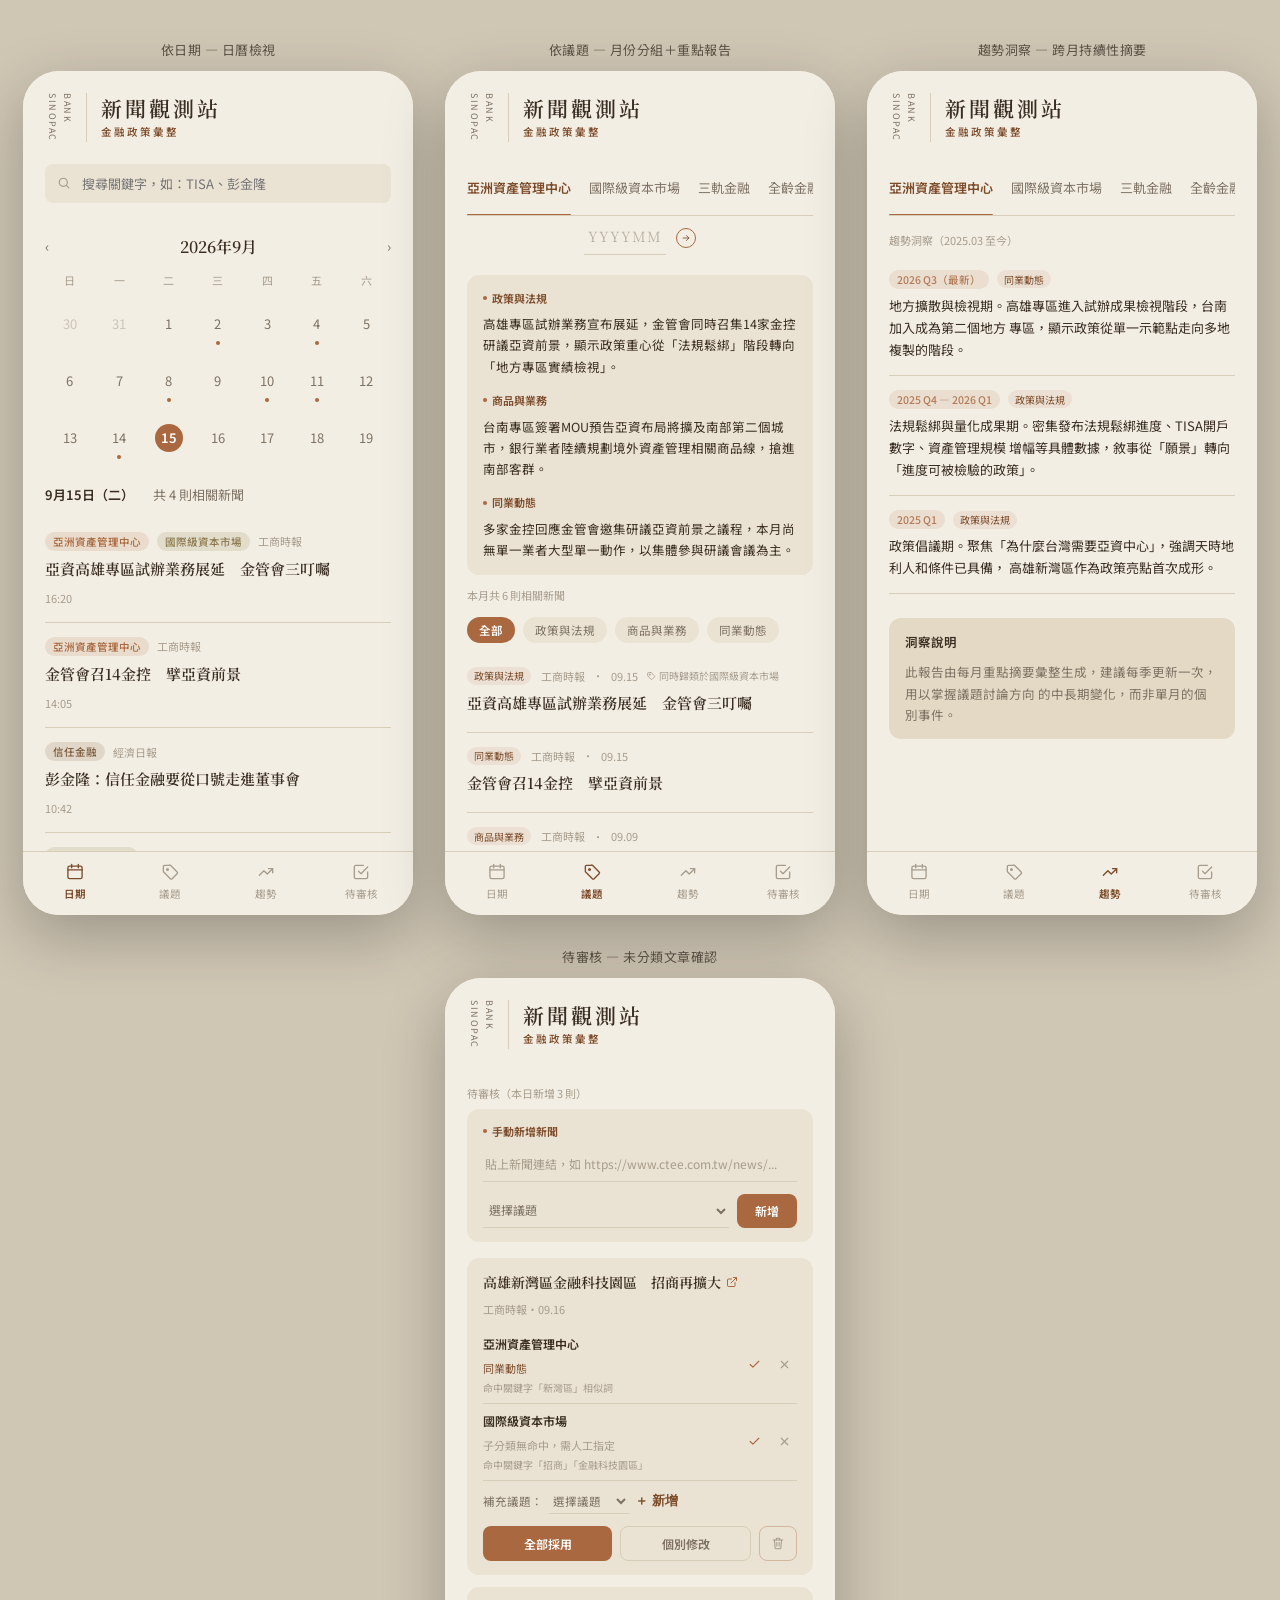
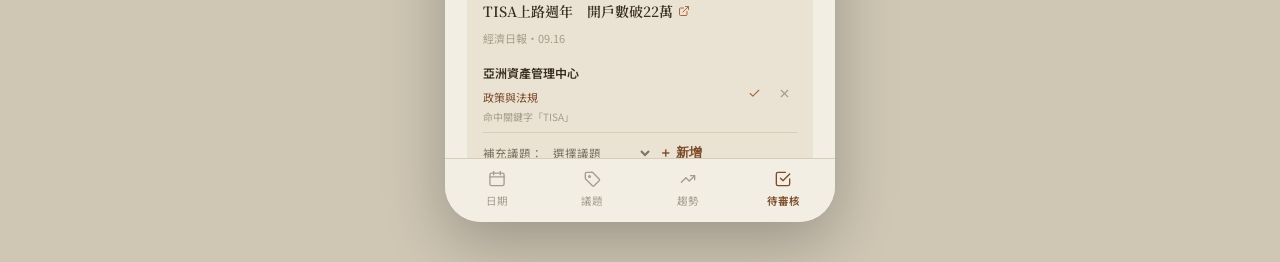
<file: index.html>
<!DOCTYPE html>
<html lang="zh-Hant">
<head>
<meta charset="UTF-8">
<title>金融政策新聞儀表板 — 設計預覽</title>
<style>
  @import url('https://fonts.googleapis.com/css2?family=Noto+Serif+TC:wght@500;600&family=Noto+Sans+TC:wght@400;500;600&display=swap');

  :root{
    --bg-page: #F3EEE4;       /* 米杏色主背景 */
    --bg-panel: #EAE2D2;      /* 淺沙色次要區塊 */
    --bg-panel-deep: #E3D9C4; /* 稍深沙色，用於待確認區塊 */
    --accent: #A9683F;        /* 赭褐強調色 */
    --accent-deep: #7C4B2A;   /* 深赭褐，用於選中狀態文字 */
    --text-main: #3A2E22;     /* espresso 炭褐 */
    --text-sub: #7D7263;      /* 次要文字 */
    --text-muted: #A69C8C;    /* 弱化文字 */
    --divider: #D8CDB8;       /* 暖灰分隔線 */

    --topic-1: #A9683F; /* 亞洲資產管理中心 */
    --topic-2: #8C7A4E; /* 國際級資本市場 */
    --topic-3: #B08968; /* 三軌金融 */
    --topic-4: #9C7350; /* 全齡金融 */
    --topic-5: #7C5C3E; /* 信任金融 */
    --topic-6: #C08552; /* 金融大回饋 */
  }

  * { box-sizing: border-box; }
  body {
    margin: 0;
    background: #cfc6b4;
    font-family: 'Noto Sans TC', sans-serif;
    padding: 40px 20px;
    display: flex;
    gap: 32px;
    justify-content: center;
    flex-wrap: wrap;
  }

  .phone {
    width: 390px;
    height: 844px;
    background: var(--bg-page);
    border-radius: 36px;
    overflow: hidden;
    position: relative;
    box-shadow: 0 20px 60px rgba(0,0,0,0.25);
    display: flex;
    flex-direction: column;
  }

  .phone-label {
    text-align: center;
    color: #5c5346;
    font-size: 13px;
    margin-bottom: 12px;
    font-family: 'Noto Sans TC', sans-serif;
    letter-spacing: 0.5px;
  }
  .phone-wrap { display: flex; flex-direction: column; align-items: center; }

  /* ---------- Header ---------- */
  .header {
    padding: 22px 22px 14px;
    background: var(--bg-page);
  }

  /* ===== 站名標題：直式小標＋橫排大標 ===== */
  .brand-c { margin-bottom: 22px; display: flex; align-items: center; gap: 14px; }
  .brand-c .vert {
    writing-mode: vertical-rl;
    font-size: 9px;
    color: var(--text-sub);
    letter-spacing: 1.5px;
    line-height: 1.6;
    border-right: 1px solid var(--divider);
    padding-right: 12px;
    display: flex;
    align-items: center;
    justify-content: center;
  }
  .brand-c .name {
    font-family: 'Noto Serif TC', serif;
    font-size: 21px;
    font-weight: 600;
    color: var(--text-main);
    letter-spacing: 3px;
    line-height: 1.2;
    margin: 0;
    white-space: nowrap;
  }
  .brand-c .name em {
    display: block;
    font-style: normal;
    font-size: 10.5px;
    color: var(--accent-deep);
    letter-spacing: 2px;
    font-family: 'Noto Sans TC', sans-serif;
    font-weight: 500;
    margin-top: 5px;
  }

  .variant-label {
    text-align: center;
    font-size: 11px;
    color: #8a7f6c;
    margin: 0 0 10px;
    letter-spacing: 1px;
  }

  /* ---------- Bottom view switch (nav) ---------- */
  .bottom-nav {
    display: flex;
    justify-content: space-around;
    padding: 10px 4px 14px;
    border-top: 0.5px solid var(--divider);
    background: var(--bg-page);
  }
  .nav-item { text-align:center; font-size: 10.5px; color: var(--text-muted); flex: 1; }
  .nav-icon { display:block; margin: 0 auto 4px; }
  .nav-icon svg { width: 20px; height: 20px; display: block; margin: 0 auto; }
  .nav-item.active { color: var(--accent-deep); font-weight: 600; }

  /* search */
  .search-bar {
    display: flex;
    align-items: center;
    gap: 8px;
    background: var(--bg-panel);
    border-radius: 8px;
    padding: 9px 12px;
    margin-bottom: 18px;
  }
  .search-bar input {
    border: none;
    background: transparent;
    font-size: 13px;
    color: var(--text-sub);
    outline: none;
    width: 100%;
    font-family: 'Noto Sans TC', sans-serif;
  }
  .search-icon { color: var(--text-muted); display:flex; }
  .search-icon svg { width: 15px; height: 15px; }

  .content { padding: 0 22px 22px; overflow-y: auto; flex: 1; }

  /* ---------- Calendar ---------- */
  .cal-nav {
    display: flex;
    align-items: center;
    justify-content: space-between;
    margin-bottom: 14px;
  }
  .cal-month {
    font-family: 'Noto Serif TC', serif;
    font-size: 16px;
    font-weight: 600;
    color: var(--text-main);
  }
  .cal-arrow { color: var(--text-sub); font-size: 14px; }

  .cal-grid {
    display: grid;
    grid-template-columns: repeat(7, 1fr);
    row-gap: 10px;
    margin-bottom: 20px;
  }
  .cal-dow {
    text-align: center;
    font-size: 11px;
    color: var(--text-muted);
    padding-bottom: 6px;
  }
  .cal-day {
    text-align: center;
    font-size: 13px;
    color: var(--text-sub);
    position: relative;
    padding: 6px 0;
    display: flex;
    flex-direction: column;
    align-items: center;
  }
  .cal-day.dim { color: var(--text-muted); opacity: 0.5; }
  .cal-day .num { display: flex; align-items:center; justify-content:center; width: 28px; height: 28px; border-radius: 50%; margin: 0 auto; }
  .cal-day .dot {
    width: 4px; height: 4px;
    border-radius: 50%;
    background: var(--accent);
    margin: 3px auto 0;
    visibility: hidden;
  }
  .cal-day.has-news .dot { visibility: visible; }
  .cal-day.selected .num {
    background: var(--accent);
    color: #fff;
    font-weight: 600;
  }
  .cal-day.selected .dot { visibility: hidden; }

  .selected-date-label {
    font-size: 13px;
    color: var(--text-sub);
    margin: 4px 0 14px;
    display: flex;
    align-items: center;
    gap: 6px;
  }
  .selected-date-label b { color: var(--text-main); font-weight: 600; }

  /* ---------- News list ---------- */
  .news-item {
    padding: 14px 0;
    border-bottom: 0.5px solid var(--divider);
  }
  .news-item:last-child { border-bottom: none; }
  .news-meta {
    display: flex;
    align-items: center;
    flex-wrap: wrap;
    gap: 6px 8px;
    margin-bottom: 6px;
  }
  .tag {
    font-size: 10.5px;
    padding: 2px 8px;
    border-radius: 20px;
    font-weight: 500;
    white-space: nowrap;
  }
  .news-source { font-size: 11px; color: var(--text-muted); }
  .news-dot { color: var(--text-muted); font-size: 10px; }
  .news-title {
    font-family: 'Noto Serif TC', serif;
    font-size: 15px;
    font-weight: 600;
    color: var(--text-main);
    line-height: 1.55;
    margin: 0 0 4px;
    text-decoration: none;
    display: block;
  }
  .news-time { font-size: 11px; color: var(--text-muted); }

  /* topic tag colors */
  .t1 { background: rgba(169,104,63,0.14); color: var(--topic-1); }
  .t2 { background: rgba(140,122,78,0.16); color: var(--topic-2); }
  .t3 { background: rgba(176,137,104,0.18); color: #8c5a35; }
  .t4 { background: rgba(156,115,80,0.16); color: var(--topic-4); }
  .t5 { background: rgba(124,92,62,0.16); color: var(--topic-5); }
  .t6 { background: rgba(192,133,82,0.16); color: #a8642f; }

  /* ---------- Topic tabs (screen 2) ---------- */
  .topic-tabs {
    display: flex;
    gap: 18px;
    overflow-x: auto;
    padding-bottom: 10px;
    margin-bottom: 16px;
    border-bottom: 0.5px solid var(--divider);
  }
  .topic-tab {
    font-size: 13px;
    color: var(--text-sub);
    white-space: nowrap;
    padding-bottom: 8px;
    position: relative;
    flex-shrink: 0;
  }
  .topic-tab.active {
    color: var(--accent-deep);
    font-weight: 600;
  }
  .topic-tab.active::after {
    content:'';
    position:absolute;
    bottom:-11px; left:0; right:0;
    height:2px;
    background: var(--accent);
    border-radius: 2px;
  }

  .section-label {
    font-size: 11px;
    color: var(--text-muted);
    margin: 18px 0 8px;
  }

  .manual-add {
    background: var(--bg-panel);
    border-radius: 12px;
    padding: 14px 16px;
    margin-bottom: 16px;
  }
  .manual-add .ma-label {
    font-size: 11px;
    color: var(--accent-deep);
    font-weight: 600;
    margin: 0 0 10px;
    display: flex;
    align-items: center;
    gap: 5px;
  }
  .manual-add .ma-label::before {
    content: '';
    width: 4px; height: 4px;
    border-radius: 50%;
    background: var(--accent);
  }
  .ma-url-input {
    width: 100%;
    box-sizing: border-box;
    border: none;
    border-bottom: 1px solid var(--divider);
    background: transparent;
    outline: none;
    font-family: 'Noto Sans TC', sans-serif;
    font-size: 12px;
    color: var(--text-main);
    padding: 6px 2px 9px;
    margin-bottom: 12px;
  }
  .ma-url-input::placeholder { color: var(--text-muted); }
  .ma-row {
    display: flex;
    gap: 8px;
  }
  .ma-topic-select {
    flex: 1;
    border: none;
    border-bottom: 1px solid var(--divider);
    background: transparent;
    outline: none;
    font-family: 'Noto Sans TC', sans-serif;
    font-size: 12px;
    color: var(--text-sub);
    padding: 6px 2px 8px;
  }
  .ma-submit {
    border: none;
    background: var(--accent);
    color: #fff;
    font-size: 12px;
    font-weight: 600;
    font-family: 'Noto Sans TC', sans-serif;
    border-radius: 8px;
    padding: 0 18px;
    flex-shrink: 0;
  }

  /* pending review block */
  .review-mode-banner {
    background: var(--bg-panel-deep);
    border-radius: 10px;
    padding: 12px 14px;
    margin-bottom: 16px;
  }
  .review-mode-banner .banner-top {
    display: flex;
    align-items: center;
    justify-content: space-between;
    font-size: 11px;
    color: var(--text-sub);
    line-height: 1.6;
  }
  .review-mode-banner .banner-top b { color: var(--accent-deep); }
  .banner-toggle {
    display: flex;
    align-items: center;
    gap: 4px;
    font-size: 10.5px;
    color: var(--accent-deep);
    font-weight: 600;
    flex-shrink: 0;
    margin-left: 10px;
  }
  .banner-toggle svg { width: 11px; height: 11px; }
  .accuracy-detail {
    margin-top: 12px;
    padding-top: 12px;
    border-top: 0.5px solid var(--divider);
  }
  .accuracy-row {
    display: flex;
    align-items: center;
    gap: 10px;
    margin-bottom: 10px;
  }
  .accuracy-row:last-child { margin-bottom: 0; }
  .accuracy-row .topic-name {
    font-size: 11px;
    color: var(--text-main);
    width: 76px;
    flex-shrink: 0;
    line-height: 1.4;
  }
  .accuracy-bar-track {
    flex: 1;
    height: 5px;
    background: rgba(169,104,63,0.14);
    border-radius: 3px;
    overflow: hidden;
  }
  .accuracy-bar-fill {
    height: 100%;
    background: var(--accent);
    border-radius: 3px;
  }
  .accuracy-pct {
    font-size: 11px;
    font-weight: 600;
    color: var(--accent-deep);
    width: 34px;
    flex-shrink: 0;
    text-align: right;
  }
  .accuracy-note {
    font-size: 10.5px;
    color: var(--text-muted);
    margin-top: 10px;
    line-height: 1.6;
  }
  .coverage-block {
    background: var(--bg-panel);
    border-radius: 12px;
    padding: 14px 16px;
    margin-bottom: 16px;
  }
  .coverage-block .cv-label {
    font-size: 11px;
    color: var(--accent-deep);
    font-weight: 600;
    margin: 0 0 10px;
    display: flex;
    align-items: center;
    gap: 5px;
  }
  .coverage-block .cv-label::before {
    content: '';
    width: 4px; height: 4px;
    border-radius: 50%;
    background: var(--accent);
  }
  .cv-stat-row {
    display: flex;
    justify-content: space-between;
    align-items: baseline;
    margin-bottom: 8px;
  }
  .cv-stat-row .cv-name {
    font-size: 12px;
    color: var(--text-main);
  }
  .cv-stat-row .cv-value {
    font-size: 12px;
    font-weight: 600;
    color: var(--text-main);
  }
  .cv-stat-row .cv-value em {
    font-style: normal;
    color: var(--accent-deep);
  }
  .cv-note {
    font-size: 10.5px;
    color: var(--text-muted);
    margin-top: 10px;
    line-height: 1.6;
  }
  .review-card {
    background: var(--bg-panel);
    border-radius: 12px;
    padding: 14px 16px;
    margin-bottom: 12px;
  }
  .review-card .rt {
    font-family: 'Noto Serif TC', serif;
    font-size: 14px;
    font-weight: 600;
    color: var(--text-main);
    line-height: 1.5;
    display: flex;
    align-items: flex-start;
    gap: 5px;
    margin-bottom: 8px;
    text-decoration: none;
  }
  .review-card .rt svg {
    width: 12px; height: 12px;
    flex-shrink: 0;
    margin-top: 4px;
    color: var(--accent);
  }
  .review-card .src {
    font-size: 11px;
    color: var(--text-muted);
    display: block;
    margin-bottom: 10px;
  }
  .topic-suggest-list {
    margin-bottom: 12px;
  }
  .topic-suggest-row {
    display: flex;
    align-items: center;
    gap: 8px;
    padding: 8px 0;
    border-bottom: 0.5px solid var(--divider);
  }
  .topic-suggest-row:last-child { border-bottom: none; }
  .ts-info {
    flex: 1;
    min-width: 0;
  }
  .ts-topic {
    font-size: 12px;
    font-weight: 600;
    color: var(--text-main);
    display: block;
    margin-bottom: 2px;
  }
  .ts-sub {
    font-size: 11px;
    color: var(--accent-deep);
  }
  .ts-sub.none { color: var(--text-muted); }
  .ts-reason {
    font-size: 10px;
    color: var(--text-muted);
    display: block;
    margin-top: 2px;
  }
  .ts-actions {
    display: flex;
    gap: 4px;
    flex-shrink: 0;
  }
  .ts-actions button {
    border: none;
    background: transparent;
    width: 26px; height: 26px;
    border-radius: 6px;
    display: flex;
    align-items: center;
    justify-content: center;
    color: var(--text-muted);
  }
  .ts-actions button svg { width: 13px; height: 13px; }
  .ts-actions .ts-accept { color: var(--accent); }
  .ts-actions .ts-remove:hover { color: var(--accent-deep); }
  .add-topic-row {
    display: flex;
    align-items: center;
    gap: 6px;
    padding-top: 8px;
    font-size: 11.5px;
    color: var(--text-sub);
  }
  .add-topic-row select {
    border: none;
    border-bottom: 1px solid var(--divider);
    background: transparent;
    outline: none;
    font-family: 'Noto Sans TC', sans-serif;
    font-size: 11.5px;
    color: var(--text-sub);
    padding: 3px 0;
  }
  .add-topic-row .add-btn {
    color: var(--accent-deep);
    font-weight: 600;
    border: none;
    background: transparent;
    padding: 0;
  }
  .review-actions {
    display: flex;
    gap: 8px;
  }
  .review-actions button {
    flex: 1;
    border: none;
    border-radius: 8px;
    padding: 8px 0;
    font-size: 12px;
    font-weight: 600;
    font-family: 'Noto Sans TC', sans-serif;
  }
  .review-actions .approve {
    background: var(--accent);
    color: #fff;
  }
  .review-actions .edit {
    background: transparent;
    border: 1px solid var(--divider);
    color: var(--text-sub);
  }
  .review-actions .delete {
    background: transparent;
    border: 1px solid rgba(169,104,63,0.35);
    color: var(--text-muted);
    flex: 0 0 auto;
    width: 38px;
    display: flex;
    align-items: center;
    justify-content: center;
    padding: 0;
  }
  .review-actions .delete svg { width: 14px; height: 14px; }
  .confirm-delete {
    display: flex;
    align-items: center;
    gap: 10px;
    background: rgba(169,104,63,0.08);
    border: 1px solid rgba(169,104,63,0.3);
    border-radius: 8px;
    padding: 8px 10px;
  }
  .confirm-delete .cd-text {
    font-size: 11.5px;
    color: var(--text-main);
    flex: 1;
  }
  .confirm-delete .cd-btns {
    display: flex;
    gap: 6px;
    flex-shrink: 0;
  }
  .confirm-delete button {
    border: none;
    border-radius: 6px;
    font-size: 11px;
    font-weight: 600;
    font-family: 'Noto Sans TC', sans-serif;
    padding: 6px 12px;
  }
  .confirm-delete .cd-yes {
    background: var(--accent-deep);
    color: #fff;
  }
  .confirm-delete .cd-no {
    background: transparent;
    border: 1px solid var(--divider);
    color: var(--text-sub);
  }
  .review-block {
    background: var(--bg-panel-deep);
    border-radius: 12px;
    padding: 14px 16px;
    margin-top: 20px;
  }
  .review-title {
    font-size: 12.5px;
    font-weight: 600;
    color: var(--text-main);
    margin: 0 0 10px;
    display: flex;
    align-items: center;
    gap: 6px;
  }
  .review-item {
    font-size: 12.5px;
    color: var(--text-sub);
    padding: 8px 0;
    border-bottom: 0.5px solid var(--divider);
  }
  .review-item:last-child { border: none; padding-bottom: 0; }
  .review-item .rt { color: var(--text-main); display:block; margin-bottom:3px; }
  .review-item .suggest { font-size: 11px; color: var(--accent-deep); }

  /* ---------- Topic view: month grouping ---------- */
  .topic-tabs {
    display: flex;
    gap: 18px;
    overflow-x: auto;
    padding-bottom: 10px;
    margin-bottom: 6px;
    border-bottom: 0.5px solid var(--divider);
  }
  .topic-tab {
    font-size: 13px;
    color: var(--text-sub);
    white-space: nowrap;
    padding-bottom: 8px;
    position: relative;
    flex-shrink: 0;
  }
  .topic-tab.active {
    color: var(--accent-deep);
    font-weight: 600;
  }
  .topic-tab.active::after {
    content:'';
    position:absolute;
    bottom:-11px; left:0; right:0;
    height:2px;
    background: var(--accent);
    border-radius: 2px;
  }

  .month-picker {
    display: flex;
    align-items: center;
    justify-content: center;
    margin: 4px 0 20px;
  }
  .month-input-wrap {
    display: flex;
    align-items: center;
    gap: 10px;
  }
  .month-input-wrap input {
    border: none;
    border-bottom: 1px solid var(--divider);
    background: transparent;
    outline: none;
    font-family: 'Noto Serif TC', serif;
    font-size: 14px;
    font-weight: 600;
    color: var(--text-main);
    width: 82px;
    text-align: center;
    letter-spacing: 1.5px;
    padding: 4px 2px 8px;
  }
  .month-input-wrap input::placeholder {
    color: var(--text-muted);
    font-weight: 400;
    letter-spacing: 1px;
    opacity: 0.7;
  }
  .month-input-wrap .go {
    color: var(--accent-deep);
    width: 20px; height: 20px;
    border-radius: 50%;
    border: 1px solid var(--accent);
    display: flex;
    align-items: center;
    justify-content: center;
    flex-shrink: 0;
  }
  .month-input-wrap .go svg { width: 10px; height: 10px; }
  .month-report {
    background: var(--bg-panel);
    border-radius: 12px;
    padding: 14px 16px;
    margin-bottom: 12px;
  }
  .month-report .subreport { margin-bottom: 14px; }
  .month-report .subreport:last-child { margin-bottom: 0; }
  .month-report .rlabel {
    font-size: 11px;
    color: var(--accent-deep);
    font-weight: 600;
    margin: 0 0 6px;
    display: flex;
    align-items: center;
    gap: 5px;
  }
  .month-report .rlabel::before {
    content: '';
    width: 4px; height: 4px;
    border-radius: 50%;
    background: var(--accent);
  }
  .month-report p {
    font-size: 12.5px;
    line-height: 1.7;
    color: var(--text-main);
    margin: 0;
  }
  .subcat-filter {
    display: flex;
    gap: 8px;
    margin: 14px 0 10px;
  }
  .subcat-chip {
    font-size: 11.5px;
    padding: 5px 12px;
    border-radius: 20px;
    color: var(--text-sub);
    background: var(--bg-panel);
  }
  .subcat-chip.active {
    background: var(--accent);
    color: #fff;
    font-weight: 600;
  }
  .subcat-label {
    font-size: 10px;
    color: var(--accent-deep);
    background: rgba(169,104,63,0.10);
    padding: 1.5px 7px;
    border-radius: 10px;
    margin-right: 2px;
  }
  .cross-topic-tag {
    font-size: 10px;
    color: var(--text-muted);
    display: inline-flex;
    align-items: center;
    gap: 3px;
  }
  .cross-topic-tag svg { width: 10px; height: 10px; }
  .month-count {
    font-size: 11px;
    color: var(--text-muted);
    margin: 8px 0 4px;
  }
</style>
</head>
<body>

<div class="phone-wrap">
  <div class="phone-label">依日期 — 日曆檢視</div>
  <div class="phone">
    <div class="header">
      <div class="brand-c">
        <span class="vert">BANK<br>SINOPAC</span>
        <p class="name">新聞觀測站<em>金融政策彙整</em></p>
      </div>
      <div class="search-bar">
        <span class="search-icon"><svg viewBox="0 0 24 24" fill="none" stroke="currentColor" stroke-width="1.8" stroke-linecap="round" stroke-linejoin="round"><circle cx="10" cy="10" r="6.5"/><line x1="19" y1="19" x2="14.7" y2="14.7"/></svg></span>
        <input placeholder="搜尋關鍵字，如：TISA、彭金隆" disabled>
      </div>
    </div>
    <div class="content">
      <div class="cal-nav">
        <span class="cal-arrow">‹</span>
        <span class="cal-month">2026年9月</span>
        <span class="cal-arrow">›</span>
      </div>
      <div class="cal-grid">
        <div class="cal-dow">日</div><div class="cal-dow">一</div><div class="cal-dow">二</div>
        <div class="cal-dow">三</div><div class="cal-dow">四</div><div class="cal-dow">五</div><div class="cal-dow">六</div>

        <div class="cal-day dim"><span class="num">30</span><span class="dot"></span></div>
        <div class="cal-day dim"><span class="num">31</span><span class="dot"></span></div>
        <div class="cal-day"><span class="num">1</span><span class="dot"></span></div>
        <div class="cal-day has-news"><span class="num">2</span><span class="dot"></span></div>
        <div class="cal-day"><span class="num">3</span><span class="dot"></span></div>
        <div class="cal-day has-news"><span class="num">4</span><span class="dot"></span></div>
        <div class="cal-day"><span class="num">5</span><span class="dot"></span></div>

        <div class="cal-day"><span class="num">6</span><span class="dot"></span></div>
        <div class="cal-day"><span class="num">7</span><span class="dot"></span></div>
        <div class="cal-day has-news"><span class="num">8</span><span class="dot"></span></div>
        <div class="cal-day"><span class="num">9</span><span class="dot"></span></div>
        <div class="cal-day has-news"><span class="num">10</span><span class="dot"></span></div>
        <div class="cal-day has-news"><span class="num">11</span><span class="dot"></span></div>
        <div class="cal-day"><span class="num">12</span><span class="dot"></span></div>

        <div class="cal-day"><span class="num">13</span><span class="dot"></span></div>
        <div class="cal-day has-news"><span class="num">14</span><span class="dot"></span></div>
        <div class="cal-day selected has-news"><span class="num">15</span><span class="dot"></span></div>
        <div class="cal-day"><span class="num">16</span><span class="dot"></span></div>
        <div class="cal-day"><span class="num">17</span><span class="dot"></span></div>
        <div class="cal-day"><span class="num">18</span><span class="dot"></span></div>
        <div class="cal-day"><span class="num">19</span><span class="dot"></span></div>
      </div>

      <div class="selected-date-label"><b>9月15日（二）</b>　共 4 則相關新聞</div>

      <div class="news-item">
        <div class="news-meta">
          <span class="tag t1">亞洲資產管理中心</span>
          <span class="tag t2">國際級資本市場</span>
          <span class="news-source">工商時報</span>
        </div>
        <a class="news-title" href="#">亞資高雄專區試辦業務展延　金管會三叮囑</a>
        <span class="news-time">16:20</span>
      </div>

      <div class="news-item">
        <div class="news-meta">
          <span class="tag t1">亞洲資產管理中心</span>
          <span class="news-source">工商時報</span>
        </div>
        <a class="news-title" href="#">金管會召14金控　擘亞資前景</a>
        <span class="news-time">14:05</span>
      </div>

      <div class="news-item">
        <div class="news-meta">
          <span class="tag t5">信任金融</span>
          <span class="news-source">經濟日報</span>
        </div>
        <a class="news-title" href="#">彭金隆：信任金融要從口號走進董事會</a>
        <span class="news-time">10:42</span>
      </div>

      <div class="news-item">
        <div class="news-meta">
          <span class="tag t2">國際級資本市場</span>
          <span class="news-source">工商時報</span>
        </div>
        <a class="news-title" href="#">亞洲掛牌首站　東方匯理進軍台灣ETF</a>
        <span class="news-time">09:15</span>
      </div>

    </div>
    <div class="bottom-nav">
      <div class="nav-item active"><span class="nav-icon"><svg viewBox="0 0 24 24" fill="none" stroke="currentColor" stroke-width="1.6" stroke-linecap="round" stroke-linejoin="round"><rect x="3.5" y="5" width="17" height="15" rx="2"/><line x1="3.5" y1="9.5" x2="20.5" y2="9.5"/><line x1="8" y1="3" x2="8" y2="7"/><line x1="16" y1="3" x2="16" y2="7"/></svg></span>日期</div>
      <div class="nav-item"><span class="nav-icon"><svg viewBox="0 0 24 24" fill="none" stroke="currentColor" stroke-width="1.6" stroke-linecap="round" stroke-linejoin="round"><path d="M11 4h-5.5a1.5 1.5 0 0 0 -1.5 1.5v5.5c0 .4 .15 .78 .44 1.06l8 8c.58 .58 1.53 .58 2.12 0l6-6c.58 -.58 .58 -1.53 0 -2.12l-8 -8c-.28 -.28 -.66 -.44 -1.06 -.44z"/><circle cx="9" cy="9" r="1"/></svg></span>議題</div>
      <div class="nav-item"><span class="nav-icon"><svg viewBox="0 0 24 24" fill="none" stroke="currentColor" stroke-width="1.6" stroke-linecap="round" stroke-linejoin="round"><polyline points="4 16 9.5 10.5 13.5 14.5 20 8"/><polyline points="15 8 20 8 20 13"/></svg></span>趨勢</div>
      <div class="nav-item"><span class="nav-icon"><svg viewBox="0 0 24 24" fill="none" stroke="currentColor" stroke-width="1.6" stroke-linecap="round" stroke-linejoin="round"><path d="M9 11l3 3l8 -8"/><path d="M20 12v6a2 2 0 0 1 -2 2h-12a2 2 0 0 1 -2 -2v-12a2 2 0 0 1 2 -2h9"/></svg></span>待審核</div>
    </div>
  </div>
</div>

<div class="phone-wrap">
  <div class="phone-label">依議題 — 月份分組＋重點報告</div>
  <div class="phone">
    <div class="header">
      <div class="brand-c">
        <span class="vert">BANK<br>SINOPAC</span>
        <p class="name">新聞觀測站<em>金融政策彙整</em></p>
      </div>
    </div>
    <div class="content">
      <div class="topic-tabs">
        <span class="topic-tab active">亞洲資產管理中心</span>
        <span class="topic-tab">國際級資本市場</span>
        <span class="topic-tab">三軌金融</span>
        <span class="topic-tab">全齡金融</span>
        <span class="topic-tab">信任金融</span>
        <span class="topic-tab">金融大回饋</span>
      </div>

      <div class="month-picker">
        <div class="month-input-wrap">
          <input type="text" placeholder="YYYYMM" maxlength="6" inputmode="numeric">
          <span class="go"><svg viewBox="0 0 24 24" fill="none" stroke="currentColor" stroke-width="2" stroke-linecap="round" stroke-linejoin="round"><line x1="5" y1="12" x2="19" y2="12"/><polyline points="13 6 19 12 13 18"/></svg></span>
        </div>
      </div>

      <div class="month-block">
        <div class="month-report">
          <div class="subreport">
            <p class="rlabel">政策與法規</p>
            <p>高雄專區試辦業務宣布展延，金管會同時召集14家金控研議亞資前景，顯示政策重心從「法規鬆綁」階段轉向「地方專區實績檢視」。</p>
          </div>
          <div class="subreport">
            <p class="rlabel">商品與業務</p>
            <p>台南專區簽署MOU預告亞資布局將擴及南部第二個城市，銀行業者陸續規劃境外資產管理相關商品線，搶進南部客群。</p>
          </div>
          <div class="subreport">
            <p class="rlabel">同業動態</p>
            <p>多家金控回應金管會邀集研議亞資前景之議程，本月尚無單一業者大型單一動作，以集體參與研議會議為主。</p>
          </div>
        </div>
        <div class="month-count">本月共 6 則相關新聞</div>

        <div class="subcat-filter">
          <span class="subcat-chip active">全部</span>
          <span class="subcat-chip">政策與法規</span>
          <span class="subcat-chip">商品與業務</span>
          <span class="subcat-chip">同業動態</span>
        </div>

        <div class="news-item">
          <div class="news-meta">
            <span class="subcat-label">政策與法規</span>
            <span class="news-source">工商時報</span>
            <span class="news-dot">·</span>
            <span class="news-source">09.15</span>
            <span class="cross-topic-tag"><svg viewBox="0 0 24 24" fill="none" stroke="currentColor" stroke-width="2" stroke-linecap="round" stroke-linejoin="round"><path d="M11 4h-5.5a1.5 1.5 0 0 0 -1.5 1.5v5.5c0 .4 .15 .78 .44 1.06l8 8c.58 .58 1.53 .58 2.12 0l6-6c.58 -.58 .58 -1.53 0 -2.12l-8 -8c-.28 -.28 -.66 -.44 -1.06 -.44z"/><circle cx="9" cy="9" r="1"/></svg>同時歸類於國際級資本市場</span>
          </div>
          <a class="news-title" href="#">亞資高雄專區試辦業務展延　金管會三叮囑</a>
        </div>

        <div class="news-item">
          <div class="news-meta">
            <span class="subcat-label">同業動態</span>
            <span class="news-source">工商時報</span>
            <span class="news-dot">·</span>
            <span class="news-source">09.15</span>
          </div>
          <a class="news-title" href="#">金管會召14金控　擘亞資前景</a>
        </div>

        <div class="news-item">
          <div class="news-meta">
            <span class="subcat-label">商品與業務</span>
            <span class="news-source">工商時報</span>
            <span class="news-dot">·</span>
            <span class="news-source">09.09</span>
          </div>
          <a class="news-title" href="#">獨家》亞資中心台南專區二大牛肉曝光！9/17南市府與金融業簽MOU</a>
        </div>
      </div>

    </div>
    <div class="bottom-nav">
      <div class="nav-item"><span class="nav-icon"><svg viewBox="0 0 24 24" fill="none" stroke="currentColor" stroke-width="1.6" stroke-linecap="round" stroke-linejoin="round"><rect x="3.5" y="5" width="17" height="15" rx="2"/><line x1="3.5" y1="9.5" x2="20.5" y2="9.5"/><line x1="8" y1="3" x2="8" y2="7"/><line x1="16" y1="3" x2="16" y2="7"/></svg></span>日期</div>
      <div class="nav-item active"><span class="nav-icon"><svg viewBox="0 0 24 24" fill="none" stroke="currentColor" stroke-width="1.6" stroke-linecap="round" stroke-linejoin="round"><path d="M11 4h-5.5a1.5 1.5 0 0 0 -1.5 1.5v5.5c0 .4 .15 .78 .44 1.06l8 8c.58 .58 1.53 .58 2.12 0l6-6c.58 -.58 .58 -1.53 0 -2.12l-8 -8c-.28 -.28 -.66 -.44 -1.06 -.44z"/><circle cx="9" cy="9" r="1"/></svg></span>議題</div>
      <div class="nav-item"><span class="nav-icon"><svg viewBox="0 0 24 24" fill="none" stroke="currentColor" stroke-width="1.6" stroke-linecap="round" stroke-linejoin="round"><polyline points="4 16 9.5 10.5 13.5 14.5 20 8"/><polyline points="15 8 20 8 20 13"/></svg></span>趨勢</div>
      <div class="nav-item"><span class="nav-icon"><svg viewBox="0 0 24 24" fill="none" stroke="currentColor" stroke-width="1.6" stroke-linecap="round" stroke-linejoin="round"><path d="M9 11l3 3l8 -8"/><path d="M20 12v6a2 2 0 0 1 -2 2h-12a2 2 0 0 1 -2 -2v-12a2 2 0 0 1 2 -2h9"/></svg></span>待審核</div>
    </div>
  </div>
</div>

<div class="phone-wrap">
  <div class="phone-label">趨勢洞察 — 跨月持續性摘要</div>
  <div class="phone">
    <div class="header">
      <div class="brand-c">
        <span class="vert">BANK<br>SINOPAC</span>
        <p class="name">新聞觀測站<em>金融政策彙整</em></p>
      </div>
    </div>
    <div class="content">
      <div class="topic-tabs">
        <span class="topic-tab active">亞洲資產管理中心</span>
        <span class="topic-tab">國際級資本市場</span>
        <span class="topic-tab">三軌金融</span>
        <span class="topic-tab">全齡金融</span>
        <span class="topic-tab">信任金融</span>
        <span class="topic-tab">金融大回饋</span>
      </div>

      <div class="section-label" style="margin-top:16px;">趨勢洞察（2025.03 至今）</div>

      <div class="news-item">
        <div class="news-meta">
          <span class="tag t1" style="opacity:.85">2026 Q3（最新）</span>
          <span class="subcat-label">同業動態</span>
        </div>
        <p style="font-size:13px; line-height:1.7; color:var(--text-main); margin:0;">
          地方擴散與檢視期。高雄專區進入試辦成果檢視階段，台南加入成為第二個地方
          專區，顯示政策從單一示範點走向多地複製的階段。
        </p>
      </div>

      <div class="news-item">
        <div class="news-meta">
          <span class="tag t1" style="opacity:.85">2025 Q4 — 2026 Q1</span>
          <span class="subcat-label">政策與法規</span>
        </div>
        <p style="font-size:13px; line-height:1.7; color:var(--text-main); margin:0;">
          法規鬆綁與量化成果期。密集發布法規鬆綁進度、TISA開戶數字、資產管理規模
          增幅等具體數據，敘事從「願景」轉向「進度可被檢驗的政策」。
        </p>
      </div>

      <div class="news-item">
        <div class="news-meta">
          <span class="tag t1" style="opacity:.85">2025 Q1</span>
          <span class="subcat-label">政策與法規</span>
        </div>
        <p style="font-size:13px; line-height:1.7; color:var(--text-main); margin:0;">
          政策倡議期。聚焦「為什麼台灣需要亞資中心」，強調天時地利人和條件已具備，
          高雄新灣區作為政策亮點首次成形。
        </p>
      </div>

      <div class="review-block" style="margin-top:24px;">
        <p class="review-title">洞察說明</p>
        <p style="font-size:12.5px; line-height:1.7; color:var(--text-sub); margin:0;">
          此報告由每月重點摘要彙整生成，建議每季更新一次，用以掌握議題討論方向
          的中長期變化，而非單月的個別事件。
        </p>
      </div>

    </div>
    <div class="bottom-nav">
      <div class="nav-item"><span class="nav-icon"><svg viewBox="0 0 24 24" fill="none" stroke="currentColor" stroke-width="1.6" stroke-linecap="round" stroke-linejoin="round"><rect x="3.5" y="5" width="17" height="15" rx="2"/><line x1="3.5" y1="9.5" x2="20.5" y2="9.5"/><line x1="8" y1="3" x2="8" y2="7"/><line x1="16" y1="3" x2="16" y2="7"/></svg></span>日期</div>
      <div class="nav-item"><span class="nav-icon"><svg viewBox="0 0 24 24" fill="none" stroke="currentColor" stroke-width="1.6" stroke-linecap="round" stroke-linejoin="round"><path d="M11 4h-5.5a1.5 1.5 0 0 0 -1.5 1.5v5.5c0 .4 .15 .78 .44 1.06l8 8c.58 .58 1.53 .58 2.12 0l6-6c.58 -.58 .58 -1.53 0 -2.12l-8 -8c-.28 -.28 -.66 -.44 -1.06 -.44z"/><circle cx="9" cy="9" r="1"/></svg></span>議題</div>
      <div class="nav-item active"><span class="nav-icon"><svg viewBox="0 0 24 24" fill="none" stroke="currentColor" stroke-width="1.6" stroke-linecap="round" stroke-linejoin="round"><polyline points="4 16 9.5 10.5 13.5 14.5 20 8"/><polyline points="15 8 20 8 20 13"/></svg></span>趨勢</div>
      <div class="nav-item"><span class="nav-icon"><svg viewBox="0 0 24 24" fill="none" stroke="currentColor" stroke-width="1.6" stroke-linecap="round" stroke-linejoin="round"><path d="M9 11l3 3l8 -8"/><path d="M20 12v6a2 2 0 0 1 -2 2h-12a2 2 0 0 1 -2 -2v-12a2 2 0 0 1 2 -2h9"/></svg></span>待審核</div>
    </div>
  </div>
</div>

<div class="phone-wrap">
  <div class="phone-label">待審核 — 未分類文章確認</div>
  <div class="phone">
    <div class="header">
      <div class="brand-c">
        <span class="vert">BANK<br>SINOPAC</span>
        <p class="name">新聞觀測站<em>金融政策彙整</em></p>
      </div>
    </div>
    <div class="content">
      <div class="section-label" style="margin-top:0;">待審核（本日新增 3 則）</div>

      <div class="manual-add">
        <p class="ma-label">手動新增新聞</p>
        <input class="ma-url-input" type="text" placeholder="貼上新聞連結，如 https://www.ctee.com.tw/news/...">
        <div class="ma-row">
          <select class="ma-topic-select">
            <option>選擇議題</option>
            <option>亞洲資產管理中心</option>
            <option>國際級資本市場</option>
            <option>三軌金融</option>
            <option>全齡金融</option>
            <option>信任金融</option>
            <option>金融大回饋</option>
          </select>
          <button class="ma-submit">新增</button>
        </div>
      </div>

      <div class="review-card">
        <a class="rt" href="#" target="_blank"><span>高雄新灣區金融科技園區　招商再擴大</span><svg viewBox="0 0 24 24" fill="none" stroke="currentColor" stroke-width="2" stroke-linecap="round" stroke-linejoin="round"><path d="M18 13v6a2 2 0 0 1 -2 2H5a2 2 0 0 1 -2 -2V8a2 2 0 0 1 2 -2h6"/><polyline points="15 3 21 3 21 9"/><line x1="10" y1="14" x2="21" y2="3"/></svg></a>
        <span class="src">工商時報・09.16</span>
        <div class="topic-suggest-list">
          <div class="topic-suggest-row">
            <div class="ts-info">
              <span class="ts-topic">亞洲資產管理中心</span>
              <span class="ts-sub">同業動態</span>
              <span class="ts-reason">命中關鍵字「新灣區」相似詞</span>
            </div>
            <div class="ts-actions">
              <button class="ts-accept"><svg viewBox="0 0 24 24" fill="none" stroke="currentColor" stroke-width="2" stroke-linecap="round" stroke-linejoin="round"><polyline points="20 6 9 17 4 12"/></svg></button>
              <button class="ts-remove"><svg viewBox="0 0 24 24" fill="none" stroke="currentColor" stroke-width="2" stroke-linecap="round" stroke-linejoin="round"><line x1="6" y1="6" x2="18" y2="18"/><line x1="6" y1="18" x2="18" y2="6"/></svg></button>
            </div>
          </div>
          <div class="topic-suggest-row">
            <div class="ts-info">
              <span class="ts-topic">國際級資本市場</span>
              <span class="ts-sub none">子分類無命中，需人工指定</span>
              <span class="ts-reason">命中關鍵字「招商」「金融科技園區」</span>
            </div>
            <div class="ts-actions">
              <button class="ts-accept"><svg viewBox="0 0 24 24" fill="none" stroke="currentColor" stroke-width="2" stroke-linecap="round" stroke-linejoin="round"><polyline points="20 6 9 17 4 12"/></svg></button>
              <button class="ts-remove"><svg viewBox="0 0 24 24" fill="none" stroke="currentColor" stroke-width="2" stroke-linecap="round" stroke-linejoin="round"><line x1="6" y1="6" x2="18" y2="18"/><line x1="6" y1="18" x2="18" y2="6"/></svg></button>
            </div>
          </div>
          <div class="add-topic-row">
            <span>補充議題：</span>
            <select>
              <option>選擇議題</option>
              <option>三軌金融</option>
              <option>全齡金融</option>
              <option>信任金融</option>
              <option>金融大回饋</option>
            </select>
            <button class="add-btn">＋ 新增</button>
          </div>
        </div>
        <div class="review-actions">
          <button class="approve">全部採用</button>
          <button class="edit">個別修改</button>
          <button class="delete"><svg viewBox="0 0 24 24" fill="none" stroke="currentColor" stroke-width="1.8" stroke-linecap="round" stroke-linejoin="round"><line x1="4" y1="7" x2="20" y2="7"/><path d="M6 7l1 13a2 2 0 0 0 2 2h6a2 2 0 0 0 2 -2l1 -13"/><path d="M10 11l0 6"/><path d="M14 11l0 6"/><path d="M9 7l0 -2a1 1 0 0 1 1 -1h4a1 1 0 0 1 1 1l0 2"/></svg></button>
        </div>
      </div>

      <div class="review-card">
        <a class="rt" href="#" target="_blank"><span>TISA上路週年　開戶數破22萬</span><svg viewBox="0 0 24 24" fill="none" stroke="currentColor" stroke-width="2" stroke-linecap="round" stroke-linejoin="round"><path d="M18 13v6a2 2 0 0 1 -2 2H5a2 2 0 0 1 -2 -2V8a2 2 0 0 1 2 -2h6"/><polyline points="15 3 21 3 21 9"/><line x1="10" y1="14" x2="21" y2="3"/></svg></a>
        <span class="src">經濟日報・09.16</span>
        <div class="topic-suggest-list">
          <div class="topic-suggest-row">
            <div class="ts-info">
              <span class="ts-topic">亞洲資產管理中心</span>
              <span class="ts-sub">政策與法規</span>
              <span class="ts-reason">命中關鍵字「TISA」</span>
            </div>
            <div class="ts-actions">
              <button class="ts-accept"><svg viewBox="0 0 24 24" fill="none" stroke="currentColor" stroke-width="2" stroke-linecap="round" stroke-linejoin="round"><polyline points="20 6 9 17 4 12"/></svg></button>
              <button class="ts-remove"><svg viewBox="0 0 24 24" fill="none" stroke="currentColor" stroke-width="2" stroke-linecap="round" stroke-linejoin="round"><line x1="6" y1="6" x2="18" y2="18"/><line x1="6" y1="18" x2="18" y2="6"/></svg></button>
            </div>
          </div>
          <div class="add-topic-row">
            <span>補充議題：</span>
            <select>
              <option>選擇議題</option>
              <option>國際級資本市場</option>
              <option>三軌金融</option>
              <option>全齡金融</option>
              <option>信任金融</option>
              <option>金融大回饋</option>
            </select>
            <button class="add-btn">＋ 新增</button>
          </div>
        </div>
        <div class="review-actions">
          <button class="approve">全部採用</button>
          <button class="edit">個別修改</button>
          <button class="delete"><svg viewBox="0 0 24 24" fill="none" stroke="currentColor" stroke-width="1.8" stroke-linecap="round" stroke-linejoin="round"><line x1="4" y1="7" x2="20" y2="7"/><path d="M6 7l1 13a2 2 0 0 0 2 2h6a2 2 0 0 0 2 -2l1 -13"/><path d="M10 11l0 6"/><path d="M14 11l0 6"/><path d="M9 7l0 -2a1 1 0 0 1 1 -1h4a1 1 0 0 1 1 1l0 2"/></svg></button>
        </div>
      </div>

      <div class="review-card">
        <a class="rt" href="#" target="_blank"><span>金融科技創新園區　新一輪招商說明會登場</span><svg viewBox="0 0 24 24" fill="none" stroke="currentColor" stroke-width="2" stroke-linecap="round" stroke-linejoin="round"><path d="M18 13v6a2 2 0 0 1 -2 2H5a2 2 0 0 1 -2 -2V8a2 2 0 0 1 2 -2h6"/><polyline points="15 3 21 3 21 9"/><line x1="10" y1="14" x2="21" y2="3"/></svg></a>
        <span class="src">工商時報・09.15</span>
        <div class="topic-suggest-list">
          <p style="font-size:11.5px; color:var(--text-muted); margin:4px 0 10px;">規則無命中任何議題，需人工判斷分類</p>
          <div class="add-topic-row">
            <span>指定議題：</span>
            <select>
              <option>選擇議題</option>
              <option>亞洲資產管理中心</option>
              <option>國際級資本市場</option>
              <option>三軌金融</option>
              <option>全齡金融</option>
              <option>信任金融</option>
              <option>金融大回饋</option>
            </select>
            <button class="add-btn">＋ 新增</button>
          </div>
        </div>
        <div class="confirm-delete">
          <span class="cd-text">確定要刪除這則新聞嗎？此動作無法復原。</span>
          <div class="cd-btns">
            <button class="cd-no">取消</button>
            <button class="cd-yes">確定刪除</button>
          </div>
        </div>
      </div>
      <div class="review-mode-banner">
        <div class="banner-top">
          <span>目前為<b>全量人工審核期</b>，規則建議僅供參考，尚未自動上架。</span>
          <span class="banner-toggle">準確率統計<svg viewBox="0 0 24 24" fill="none" stroke="currentColor" stroke-width="2" stroke-linecap="round" stroke-linejoin="round"><polyline points="6 9 12 15 18 9"/></svg></span>
        </div>
        <div class="accuracy-detail">
          <div class="accuracy-row">
            <span class="topic-name">亞洲資產管理中心</span>
            <span class="accuracy-bar-track"><span class="accuracy-bar-fill" style="width:92%"></span></span>
            <span class="accuracy-pct">92%</span>
          </div>
          <div class="accuracy-row">
            <span class="topic-name">國際級資本市場</span>
            <span class="accuracy-bar-track"><span class="accuracy-bar-fill" style="width:78%"></span></span>
            <span class="accuracy-pct">78%</span>
          </div>
          <div class="accuracy-row">
            <span class="topic-name">三軌金融</span>
            <span class="accuracy-bar-track"><span class="accuracy-bar-fill" style="width:41%"></span></span>
            <span class="accuracy-pct">41%</span>
          </div>
          <div class="accuracy-row">
            <span class="topic-name">全齡金融</span>
            <span class="accuracy-bar-track"><span class="accuracy-bar-fill" style="width:85%"></span></span>
            <span class="accuracy-pct">85%</span>
          </div>
          <div class="accuracy-row">
            <span class="topic-name">信任金融</span>
            <span class="accuracy-bar-track"><span class="accuracy-bar-fill" style="width:63%"></span></span>
            <span class="accuracy-pct">63%</span>
          </div>
          <div class="accuracy-row">
            <span class="topic-name">金融大回饋</span>
            <span class="accuracy-bar-track"><span class="accuracy-bar-fill" style="width:55%"></span></span>
            <span class="accuracy-pct">55%</span>
          </div>
          <p class="accuracy-note">準確率＝人工審核時「採用規則建議」的比例（近30天）。建議單一議題連續穩定達 90% 以上時，可考慮切換該議題為自動分類。</p>
        </div>
      </div>

      <div class="coverage-block">
        <p class="cv-label">爬蟲涵蓋率</p>
        <div class="cv-stat-row">
          <span class="cv-name">近30天自動爬取</span>
          <span class="cv-value">142 則</span>
        </div>
        <div class="cv-stat-row">
          <span class="cv-name">手動新增（爬蟲漏抓）</span>
          <span class="cv-value"><em>7 則</em></span>
        </div>
        <div class="cv-stat-row">
          <span class="cv-name">涵蓋率</span>
          <span class="cv-value"><em>95.3%</em></span>
        </div>
        <p class="cv-note">涵蓋率＝自動爬取則數 ÷（自動爬取＋手動新增）。手動新增的新聞會標記來源網站與關鍵字，用以檢視爬蟲是否有系統性漏抓的類型。</p>
      </div>

    </div>
    <div class="bottom-nav">
      <div class="nav-item"><span class="nav-icon"><svg viewBox="0 0 24 24" fill="none" stroke="currentColor" stroke-width="1.6" stroke-linecap="round" stroke-linejoin="round"><rect x="3.5" y="5" width="17" height="15" rx="2"/><line x1="3.5" y1="9.5" x2="20.5" y2="9.5"/><line x1="8" y1="3" x2="8" y2="7"/><line x1="16" y1="3" x2="16" y2="7"/></svg></span>日期</div>
      <div class="nav-item"><span class="nav-icon"><svg viewBox="0 0 24 24" fill="none" stroke="currentColor" stroke-width="1.6" stroke-linecap="round" stroke-linejoin="round"><path d="M11 4h-5.5a1.5 1.5 0 0 0 -1.5 1.5v5.5c0 .4 .15 .78 .44 1.06l8 8c.58 .58 1.53 .58 2.12 0l6-6c.58 -.58 .58 -1.53 0 -2.12l-8 -8c-.28 -.28 -.66 -.44 -1.06 -.44z"/><circle cx="9" cy="9" r="1"/></svg></span>議題</div>
      <div class="nav-item"><span class="nav-icon"><svg viewBox="0 0 24 24" fill="none" stroke="currentColor" stroke-width="1.6" stroke-linecap="round" stroke-linejoin="round"><polyline points="4 16 9.5 10.5 13.5 14.5 20 8"/><polyline points="15 8 20 8 20 13"/></svg></span>趨勢</div>
      <div class="nav-item active"><span class="nav-icon"><svg viewBox="0 0 24 24" fill="none" stroke="currentColor" stroke-width="1.6" stroke-linecap="round" stroke-linejoin="round"><path d="M9 11l3 3l8 -8"/><path d="M20 12v6a2 2 0 0 1 -2 2h-12a2 2 0 0 1 -2 -2v-12a2 2 0 0 1 2 -2h9"/></svg></span>待審核</div>
    </div>
  </div>
</div>

</body>
</html>
</file>
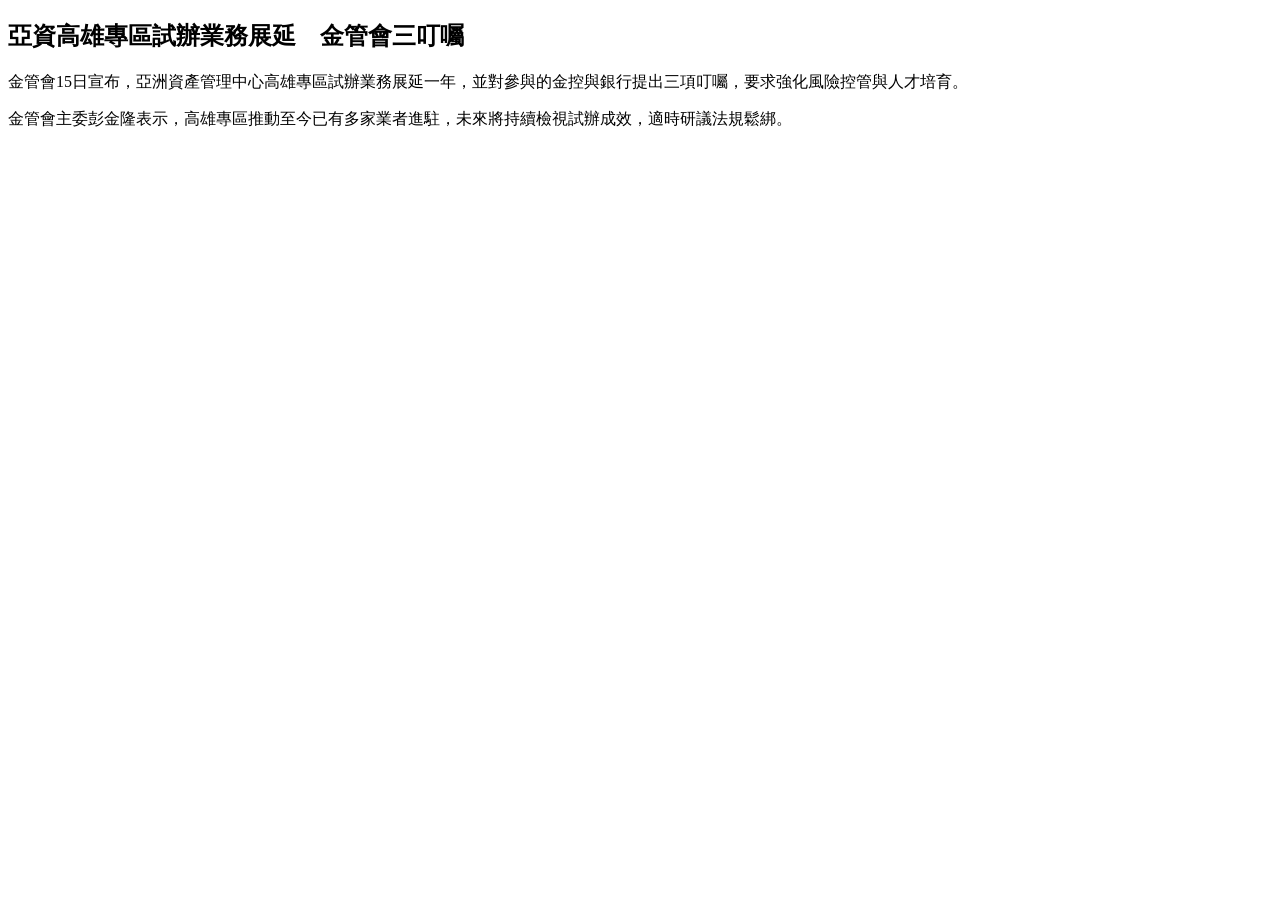
<file: tests/fixtures/ctee_article.html>
<!DOCTYPE html>
<html lang="zh-TW">
<head>
<meta charset="utf-8">
<title>亞資高雄專區試辦業務展延　金管會三叮囑 - 工商時報</title>
<meta name="keywords" content="亞資中心,高雄專區,金管會,彭金隆">
<meta property="og:title" content="亞資高雄專區試辦業務展延　金管會三叮囑 - 工商時報">
<meta property="og:description" content="金管會15日宣布，亞洲資產管理中心高雄專區試辦業務展延一年，並對參與的金控與銀行提出三項叮囑，要求強化風險控管與人才培育。">
<meta property="article:published_time" content="2026-09-15T16:20:00+08:00">
<script type="application/ld+json">{"@context":"https://schema.org","@type":"NewsArticle","headline":"亞資高雄專區試辦業務展延　金管會三叮囑","datePublished":"2026-09-15T16:20:00+08:00"}</script>
</head>
<body>
<article>
  <h1>亞資高雄專區試辦業務展延　金管會三叮囑</h1>
  <p>金管會15日宣布，亞洲資產管理中心高雄專區試辦業務展延一年，並對參與的金控與銀行提出三項叮囑，要求強化風險控管與人才培育。</p>
  <p>金管會主委彭金隆表示，高雄專區推動至今已有多家業者進駐，未來將持續檢視試辦成效，適時研議法規鬆綁。</p>
</article>
</body>
</html>
</file>
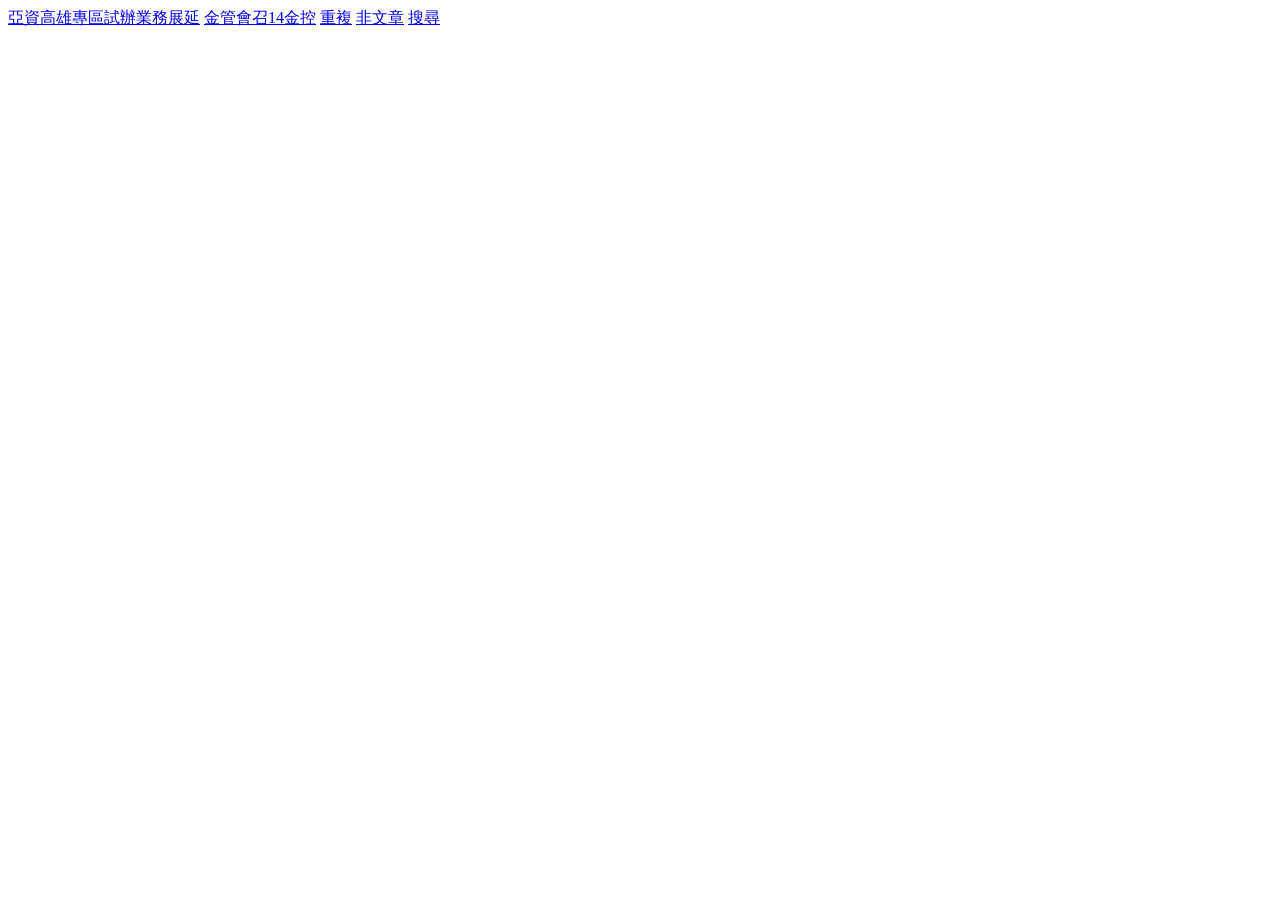
<file: tests/fixtures/ctee_search.html>
<html><body>
<div class="newslist">
  <a href="/news/20260915700123-430101">亞資高雄專區試辦業務展延</a>
  <a href="https://www.ctee.com.tw/news/20260915700456-430101?utm_source=x">金管會召14金控</a>
  <a href="/news/20260915700123-430101#comment">重複</a>
  <a href="/livenews/abc">非文章</a>
  <a href="/search/TISA">搜尋</a>
</div>
<script>window.__DATA__={"url":"https:\/\/www.ctee.com.tw\/news\/20260914700789-430301"}</script>
</body></html>
</file>
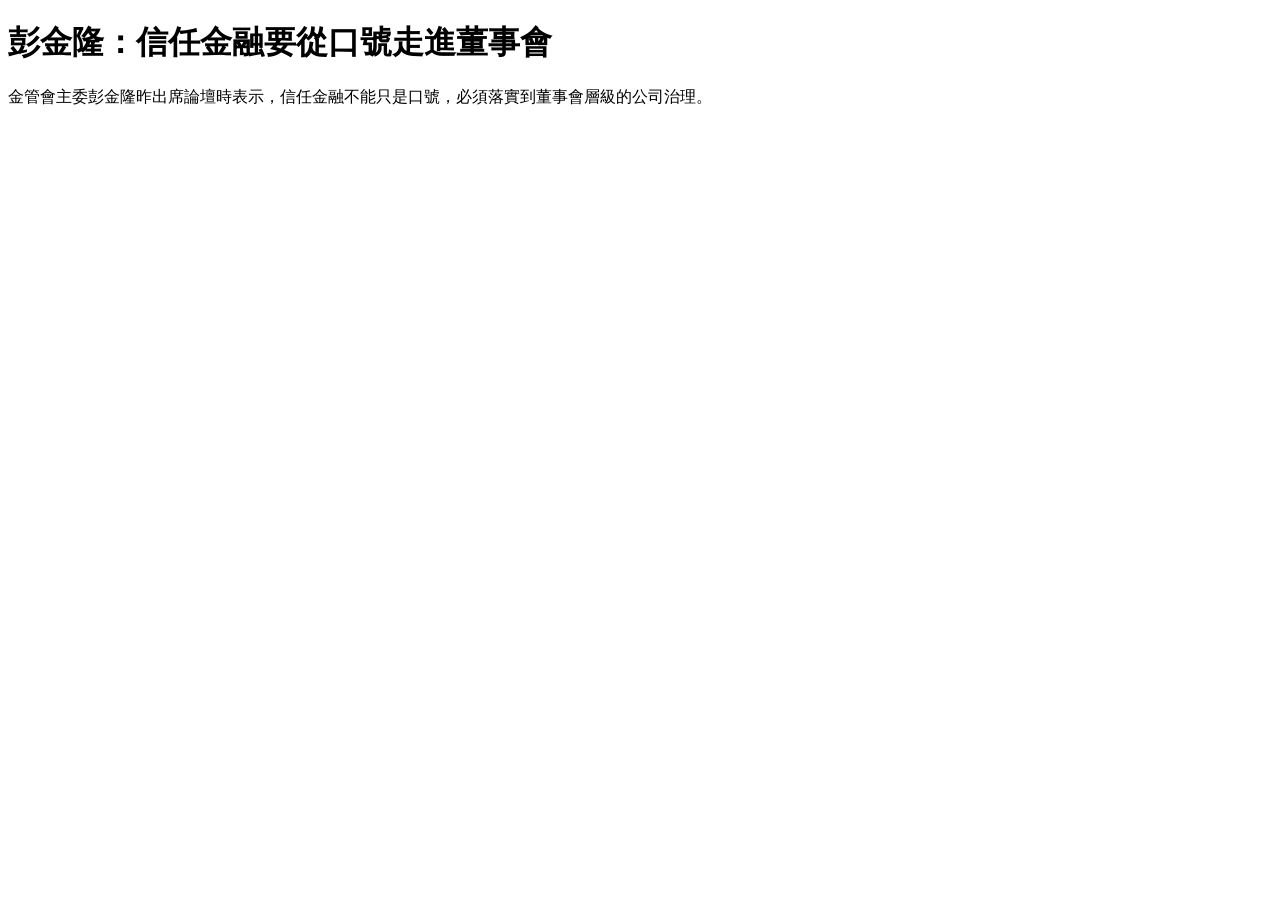
<file: tests/fixtures/udn_article.html>
<!DOCTYPE html>
<html lang="zh-Hant-TW">
<head>
<meta charset="utf-8">
<title>彭金隆：信任金融要從口號走進董事會 | 金融要聞 | 產業 | 經濟日報</title>
<meta name="news_keywords" content="信任金融、彭金隆、公司治理">
<meta name="description" content="金管會主委彭金隆昨出席論壇時表示，信任金融不能只是口號，必須落實到董事會層級的公司治理。">
<meta name="date" content="2026/09/15 10:42:00">
</head>
<body>
<h1 class="article-head__title">彭金隆：信任金融要從口號走進董事會</h1>
<section class="article-body__editor">
  <p>金管會主委彭金隆昨出席論壇時表示，信任金融不能只是口號，必須落實到董事會層級的公司治理。</p>
</section>
</body>
</html>
</file>
